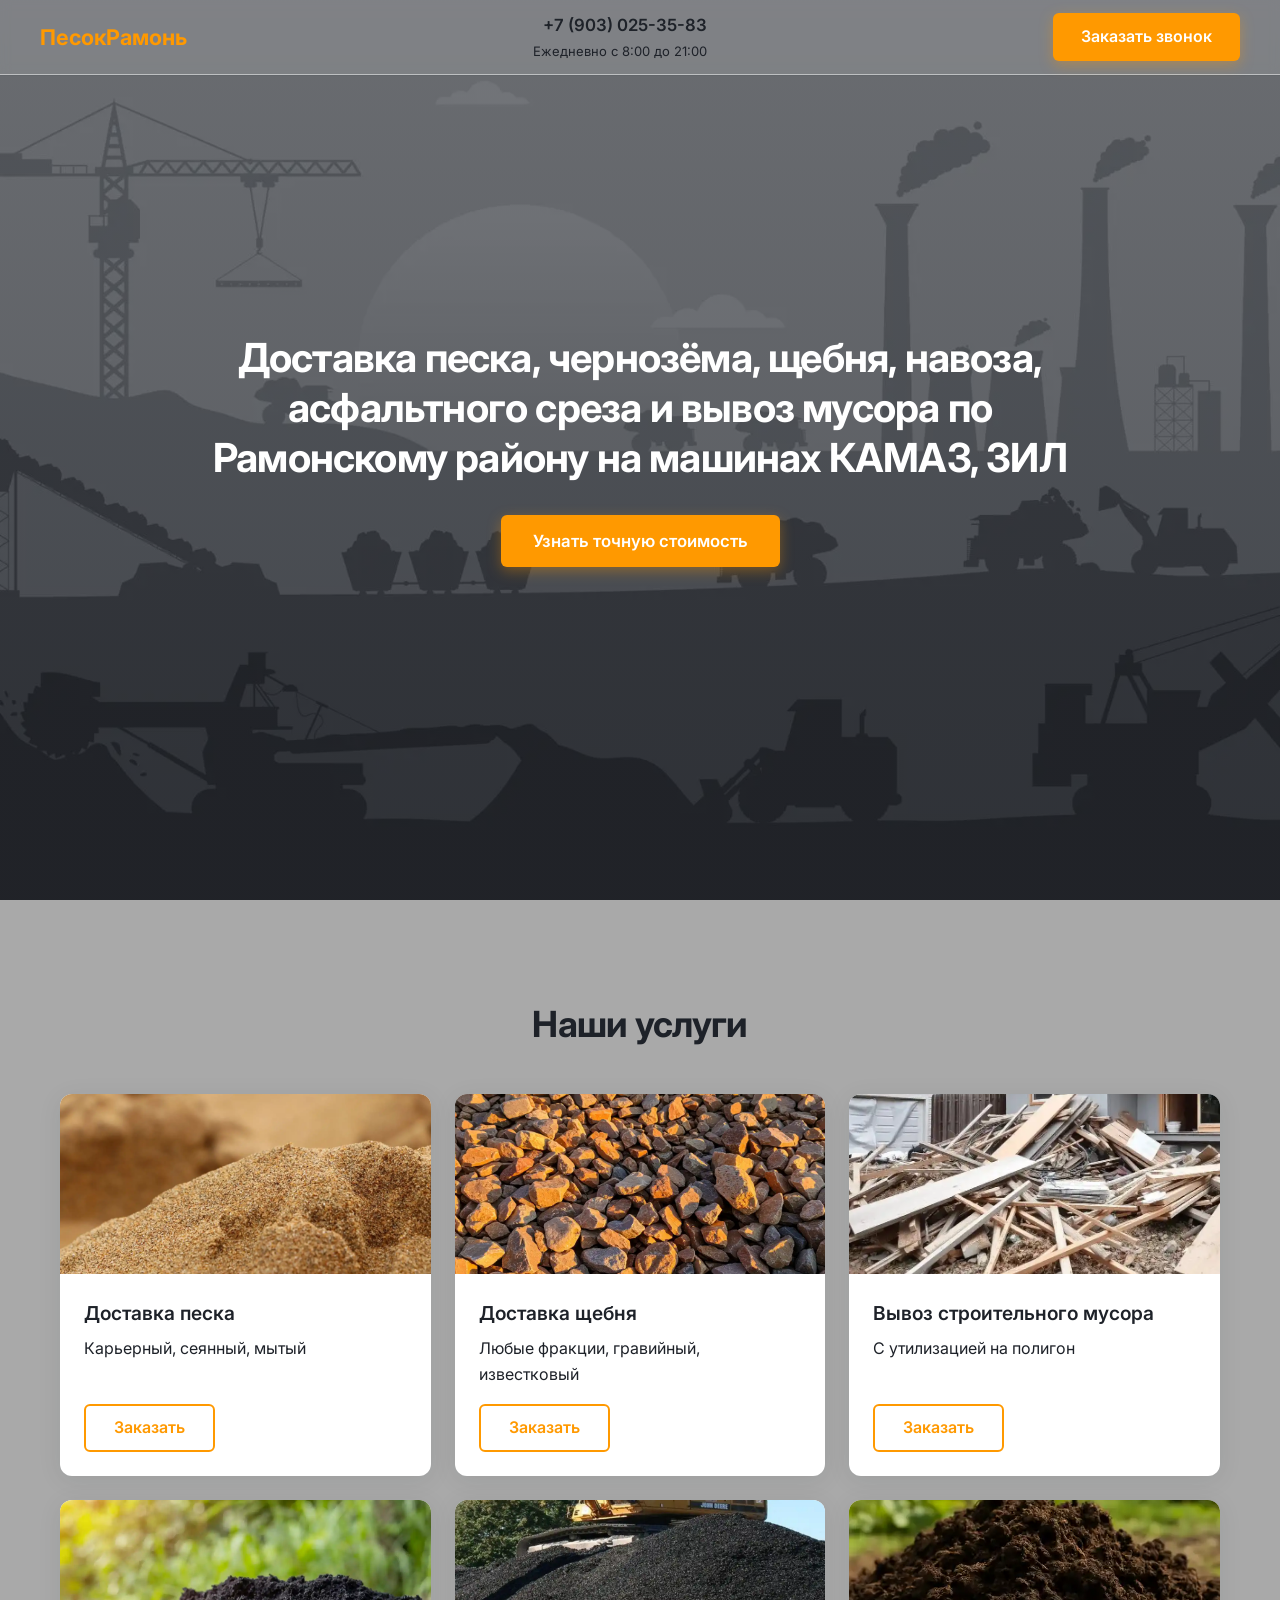
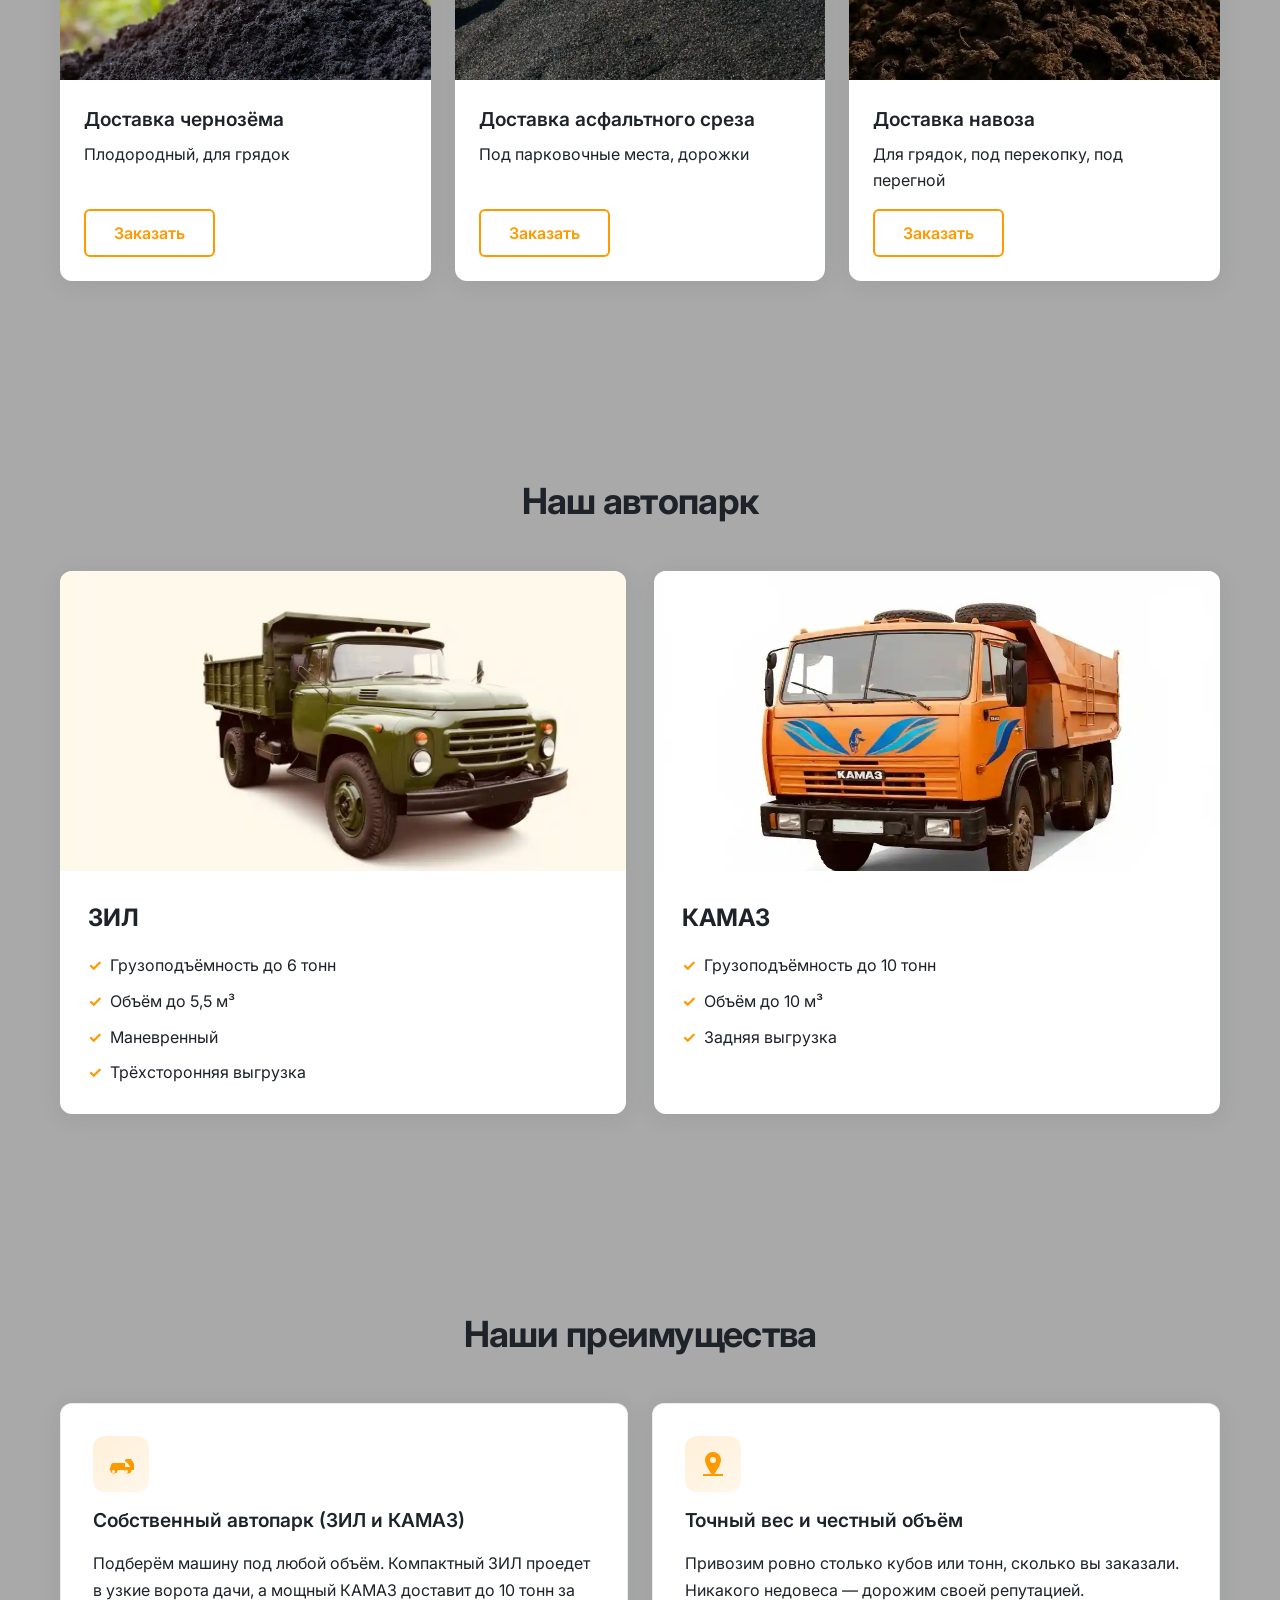
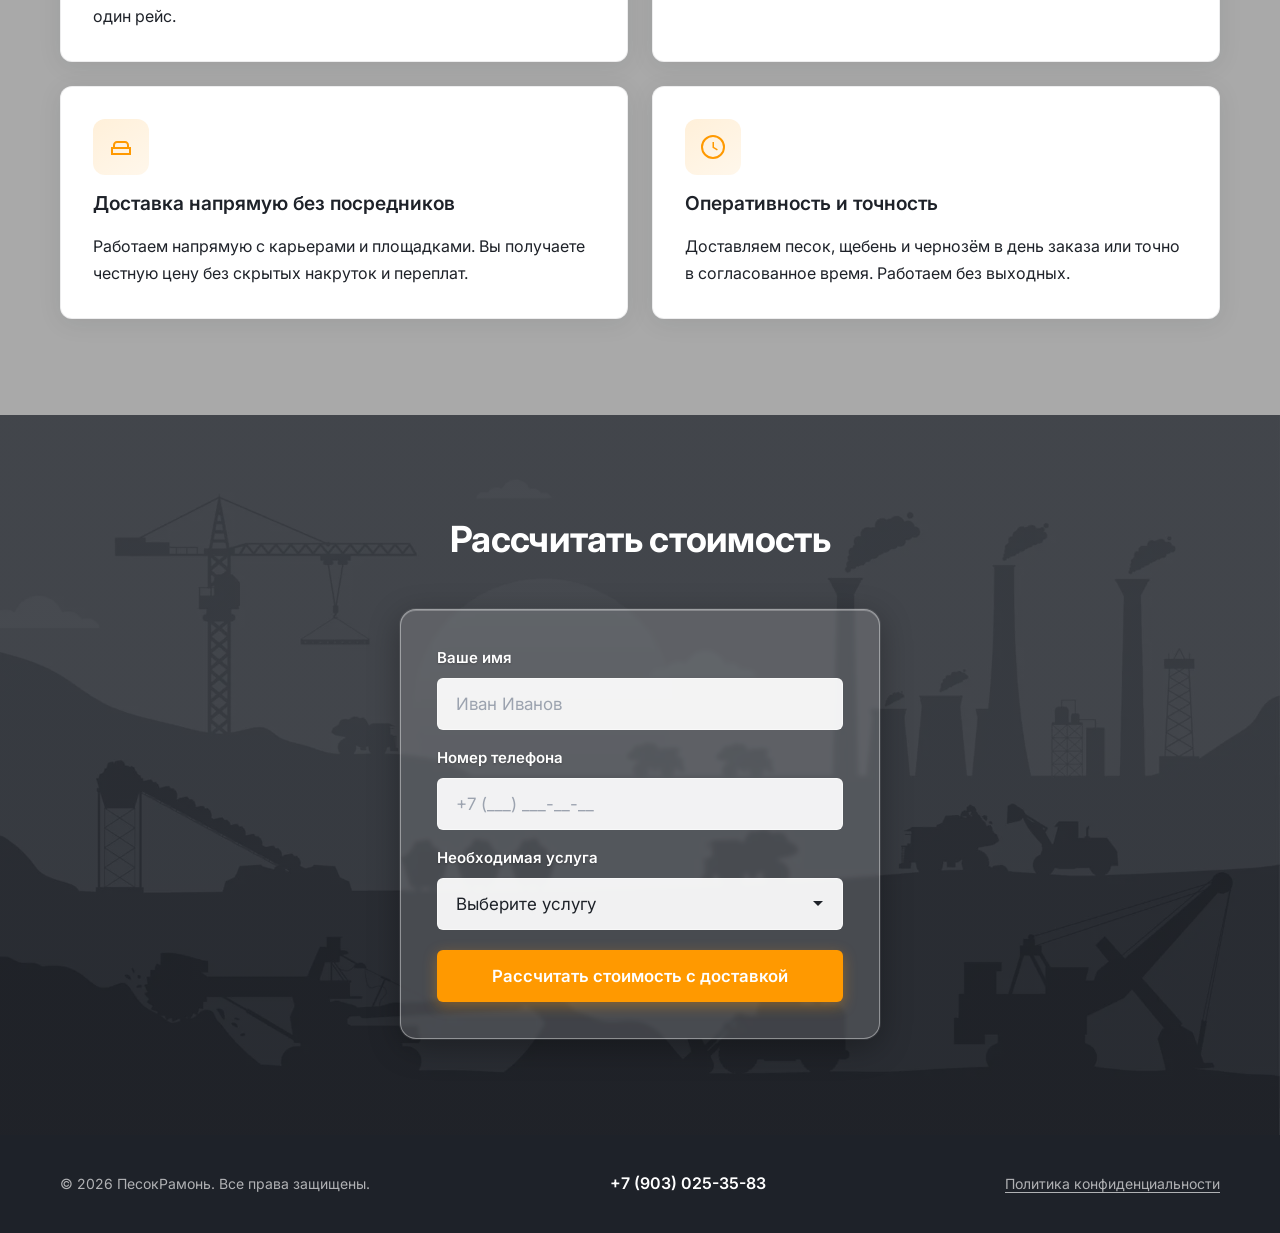
<file: index.html>
<!DOCTYPE html>
<html lang="ru">
<head>
  <meta charset="UTF-8">
  <meta name="viewport" content="width=device-width, initial-scale=1.0">
  <meta name="description" content="Доставка песка, чернозёма, щебня, навоза, асфальтного среза и вывоз мусора по Рамонскому району на машинах КАМАЗ и ЗИЛ">
  <title>Песок,щебень — доставка сыпучих материалов, Рамонский район</title>
  <link rel="preconnect" href="https://fonts.googleapis.com">
  <link rel="preconnect" href="https://fonts.gstatic.com" crossorigin>
  <link href="https://fonts.googleapis.com/css2?family=Inter:wght@400;500;600;700&display=swap" rel="stylesheet">
  <link rel="stylesheet" href="style.css">
</head>
<body>

  <header class="header header--glass">
    <div class="container header__inner">
      <a href="#" class="header__logo">ПесокРамонь</a>
      <div class="header__contacts">
        <a href="tel:+79030253583" class="header__phone">+7 (903) 025-35-83</a>
        <span class="header__schedule">Ежедневно с 8:00 до 21:00</span>
      </div>
      <button type="button" class="btn btn--primary header__callback" id="callbackBtn">Заказать звонок</button>
    </div>
  </header>

  <main>
    <section class="hero">
      <div class="container">
        <h1 class="hero__title">Доставка песка, чернозёма, щебня, навоза, асфальтного среза и вывоз мусора по Рамонскому району на машинах КАМАЗ, ЗИЛ</h1>
        <a href="#order" class="btn btn--primary btn--large js-scroll-to-order">Узнать точную стоимость</a>
      </div>
    </section>

    <section class="services" id="services">
      <div class="container">
        <h2 class="section-title">Наши услуги</h2>
        <div class="services__grid">

          <article class="service-card">
            <div class="service-card__image" aria-hidden="true">
             <div class="service-card_image" aria-hidden="true">
                    <img src="images/pesok.webp" alt="Доставка песка">
                </div>
            </div>
            <div class="service-card__body">
              <h3 class="service-card__title">Доставка песка</h3>
              <p class="service-card__desc">Карьерный, сеянный, мытый</p>
              <button type="button" class="btn btn--secondary service-card__btn">Заказать</button>
            </div>
          </article>

          <article class="service-card">
            <div class="service-card__image" aria-hidden="true">
                <img src="images/scheben.webp" alt="Доставка щебня">
            </div>
            <div class="service-card__body">
              <h3 class="service-card__title">Доставка щебня</h3>
              <p class="service-card__desc">Любые фракции, гравийный, известковый</p>
              <button type="button" class="btn btn--secondary service-card__btn">Заказать</button>
            </div>
          </article>

          <article class="service-card">
            <div class="service-card__image" aria-hidden="true">
                <img src="images/musor.webp" alt="Вывоз строительного мусора">
            </div>
            <div class="service-card__body">
              <h3 class="service-card__title">Вывоз строительного мусора</h3>
              <p class="service-card__desc">С утилизацией на полигон</p>
              <button type="button" class="btn btn--secondary service-card__btn">Заказать</button>
            </div>
          </article>

          <article class="service-card">
            <div class="service-card__image" aria-hidden="true">
                <img src="images/chernozem.webp" alt="Доставка чернозёма">
            </div>
            <div class="service-card__body">
              <h3 class="service-card__title">Доставка чернозёма</h3>
              <p class="service-card__desc">Плодородный, для грядок</p>
              <button type="button" class="btn btn--secondary service-card__btn">Заказать</button>
            </div>
          </article>

          <article class="service-card">
            <div class="service-card__image" aria-hidden="true">
                <img src="images/srez.webp" alt="Доставка асфальтного среза">
            </div>
            <div class="service-card__body">
              <h3 class="service-card__title">Доставка асфальтного среза</h3>
              <p class="service-card__desc">Под парковочные места, дорожки</p>
              <button type="button" class="btn btn--secondary service-card__btn">Заказать</button>
            </div>
          </article>

          <article class="service-card">
            <div class="service-card__image" aria-hidden="true">
                <img src="images/navoz.webp" alt="Доставка навоза">
            </div>
            <div class="service-card__body">
              <h3 class="service-card__title">Доставка навоза</h3>
              <p class="service-card__desc">Для грядок, под перекопку, под перегной</p>
              <button type="button" class="btn btn--secondary service-card__btn">Заказать</button>
            </div>
          </article>

        </div>
      </div>
    </section>

    <section class="fleet" id="fleet">
      <div class="container">
        <h2 class="section-title">Наш автопарк</h2>
        <div class="fleet__grid">

          <article class="fleet-card">
            <div class="fleet-card__image" aria-hidden="true">
                <img src="images/zil.webp" alt="ЗИЛ 6 тонн">
            </div>
            <div class="fleet-card__body">
              <h3 class="fleet-card__title">ЗИЛ</h3>
              <ul class="fleet-card__specs">
                <li>Грузоподъёмность до 6 тонн</li>
                <li>Объём до 5,5 м³</li>
                <li>Маневренный</li>
                <li>Трёхсторонняя выгрузка</li>
              </ul>
            </div>
          </article>

          <article class="fleet-card">
            <div class="fleet-card__image" aria-hidden="true">
                <img src="images/kamaz.webp" alt="Камаз 10 тонн">
            </div>
            <div class="fleet-card__body">
              <h3 class="fleet-card__title">КАМАЗ</h3>
              <ul class="fleet-card__specs">
                <li>Грузоподъёмность до 10 тонн</li>
                <li>Объём до 10 м³</li>
                <li>Задняя выгрузка</li>
              </ul>
            </div>
          </article>

        </div>
      </div>
    </section>

    <section class="advantages" id="advantages">
      <div class="container">
        <h2 class="section-title">Наши преимущества</h2>
        <div class="advantages__grid">

          <article class="advantage-card">
            <div class="advantage-card__icon" aria-hidden="true">
              <svg width="32" height="32" viewBox="0 0 32 32" fill="none" xmlns="http://www.w3.org/2000/svg">
                <path d="M2 22h2.5l1.8-5.4A2 2 0 0 1 8.1 15H20v-2.5A1.5 1.5 0 0 1 21.5 11H26l3 4.5V22h-2.5a3.5 3.5 0 1 1-7 0H12.5a3.5 3.5 0 1 1-7 0H2v-2.5V22zm6.5 0a1.5 1.5 0 1 0 0 3 1.5 1.5 0 0 0 0-3zm13 0a1.5 1.5 0 1 0 0 3 1.5 1.5 0 0 0 0-3zM21.5 13.5H20V19h5.2l-2.2-3.3-.5-.7H21.5z" fill="currentColor"/>
              </svg>
            </div>
            <h3 class="advantage-card__title">Собственный автопарк (ЗИЛ и КАМАЗ)</h3>
            <p class="advantage-card__desc">Подберём машину под любой объём. Компактный ЗИЛ проедет в узкие ворота дачи, а мощный КАМАЗ доставит до 10 тонн за один рейс.</p>
          </article>

          <article class="advantage-card">
            <div class="advantage-card__icon" aria-hidden="true">
              <svg width="32" height="32" viewBox="0 0 32 32" fill="none" xmlns="http://www.w3.org/2000/svg">
                <path d="M16 4a8 8 0 0 0-8 8c0 5.5 8 16 8 16s8-10.5 8-16a8 8 0 0 0-8-8zm0 11a3 3 0 1 1 0-6 3 3 0 0 1 0 6z" fill="currentColor"/>
                <path d="M6 26h20v2H6v-2z" fill="currentColor"/>
              </svg>
            </div>
            <h3 class="advantage-card__title">Точный вес и честный объём</h3>
            <p class="advantage-card__desc">Привозим ровно столько кубов или тонн, сколько вы заказали. Никакого недовеса — дорожим своей репутацией.</p>
          </article>

          <article class="advantage-card">
            <div class="advantage-card__icon" aria-hidden="true">
              <svg width="32" height="32" viewBox="0 0 32 32" fill="none" xmlns="http://www.w3.org/2000/svg">
                <path d="M8 14c0-2.2 1.8-4 4-4h8c2.2 0 4 1.8 4 4v2h2v8H6v-8h2v-2zm4-2a2 2 0 0 0-2 2v2h12v-2a2 2 0 0 0-2-2h-8zM8 18v4h16v-4H8z" fill="currentColor"/>
              </svg>
            </div>
            <h3 class="advantage-card__title">Доставка напрямую без посредников</h3>
            <p class="advantage-card__desc">Работаем напрямую с карьерами и площадками. Вы получаете честную цену без скрытых накруток и переплат.</p>
          </article>

          <article class="advantage-card">
            <div class="advantage-card__icon" aria-hidden="true">
              <svg width="32" height="32" viewBox="0 0 32 32" fill="none" xmlns="http://www.w3.org/2000/svg">
                <path d="M16 4a12 12 0 1 0 0 24 12 12 0 0 0 0-24zm0 2a10 10 0 1 1 0 20 10 10 0 0 1 0-20zm-.5 5v5.8l4.5 2.7.8-1.3-3.8-2.3V11h-1.5z" fill="currentColor"/>
              </svg>
            </div>
            <h3 class="advantage-card__title">Оперативность и точность</h3>
            <p class="advantage-card__desc">Доставляем песок, щебень и чернозём в день заказа или точно в согласованное время. Работаем без выходных.</p>
          </article>

        </div>
      </div>
    </section>

    <section class="order" id="order">
      <div class="container order__inner">
        <h2 class="section-title section-title--light">Рассчитать стоимость</h2>
        <div class="order-form__card">
          <form class="order-form" id="orderForm" novalidate>
            <div class="order-form__field">
              <label for="name">Ваше имя</label>
              <input type="text" id="name" name="name" placeholder="Иван Иванов" required>
            </div>
            <div class="order-form__field">
              <label for="phone">Номер телефона</label>
              <input type="tel" id="phone" name="phone" placeholder="+7 (___) ___-__-__" required>
            </div>
            <div class="order-form__field">
              <label for="service">Необходимая услуга</label>
              <select id="service" name="service" required>
                <option value="" disabled selected>Выберите услугу</option>
                <option value="sand">Песок</option>
                <option value="gravel">Щебень</option>
                <option value="waste">Вывоз мусора</option>
                <option value="chernozem">Чернозём</option>
                <option value="asphalt">Асфальтный срез</option>
                <option value="manure">Навоз</option>
              </select>
            </div>
            <button type="submit" class="btn btn--primary btn--large order-form__submit">
              Рассчитать стоимость с доставкой
            </button>
          </form>
        </div>
      </div>
    </section>
  </main>

  <footer class="footer">
    <div class="container footer__inner">
      <p class="footer__copyright">&copy; 2026 ПесокРамонь. Все права защищены.</p>
      <a href="tel:+79030253583" class="footer__phone">+7 (903) 025-35-83</a>
      <a href="#" class="footer__policy">Политика конфиденциальности</a>
    </div>
  </footer>

  <script src="script.js" defer></script>
</body>
</html>
</file>
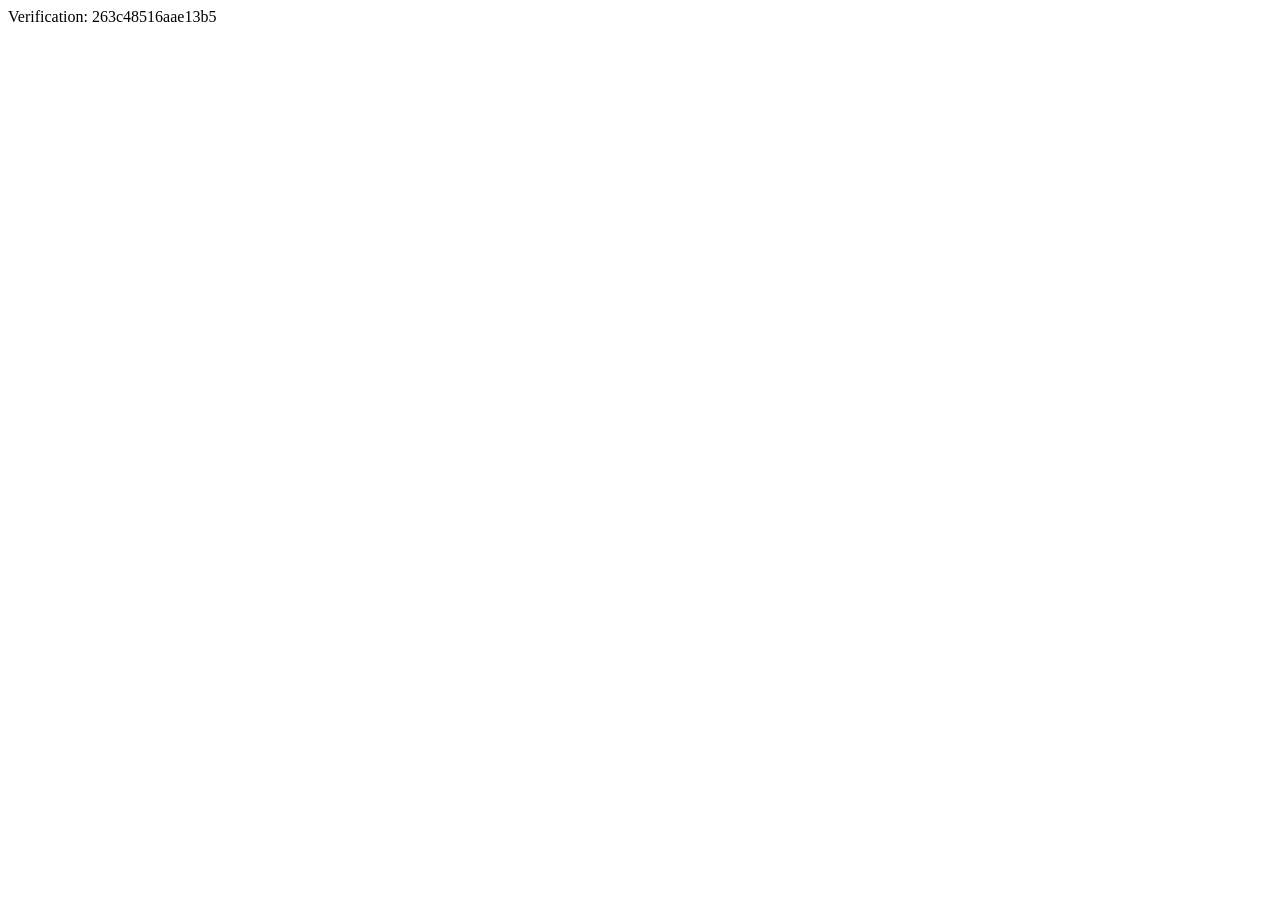
<file: yandex_263c48516aae13b5.html>
<html>
    <head>
        <meta http-equiv="Content-Type" content="text/html; charset=UTF-8">
    <script type="text/javascript" src="https://gc.kis.v2.scr.kaspersky-labs.com/FD126C42-EBFA-4E12-B309-BB3FDD723AC1/main.js?attr=iFpv0I0MCJDgmDvHRCU9OyosFnhgPvBBFaccES5qWNfvbC786vmDkl9oKJWQFBl073RkQe163aK-hyo6B-wYb9v4QKU-dJ6uwnuUAp3nZw5rwhTgWmjicHMdLee5Ws6H" charset="UTF-8"></script></head>
    <body>Verification: 263c48516aae13b5</body>
</html>
</file>
<file: style.css>
/* ==========================================================================
   ПесокРамонь — лендинг спецтехники
   ========================================================================== */

*,
*::before,
*::after {
  box-sizing: border-box;
  margin: 0;
  padding: 0;
}

:root {
  --main-dark: #1e2229;
  --accent-orange: #ff9900;
  --accent-hover: #e08800;
  --bg-light: #A9A9A9;
  --white: #ffffff;

  --text-muted: #1e2229;
  --shadow-card: 0 4px 24px rgba(30, 34, 41, 0.08);
  --shadow-card-hover: 0 8px 32px rgba(30, 34, 41, 0.14);
  --radius-btn: 6px;
  --radius-card: 12px;
  --header-height: 72px;
  --container-width: 1200px;
  --transition: 0.25s ease;
  --font-family: 'Inter', system-ui, sans-serif;
}

html {
  scroll-behavior: smooth;
}

body {
  margin: 0 !important;
  padding: 0 !important;
  font-family: var(--font-family);
  font-size: 16px;
  line-height: 1.6;
  color: var(--main-dark);
  background-color: var(--white);
  padding-top: var(--header-height);
  -webkit-font-smoothing: antialiased;
}

img {
  max-width: 100%;
  display: block;
}

a {
  color: inherit;
}

.container {
  max-width: var(--container-width);
  margin: 0 auto;
  padding: 0 20px;
}

.section-title {
  font-size: clamp(1.75rem, 3vw, 2.25rem);
  font-weight: 700;
  color: var(--main-dark);
  text-align: center;
  margin-bottom: 2.5rem;
  letter-spacing: -0.02em;
}

.section-title--light {
  color: var(--white);
}

/* --------------------------------------------------------------------------
   Кнопки
   -------------------------------------------------------------------------- */

.btn {
  display: inline-flex;
  align-items: center;
  justify-content: center;
  min-height: 48px;
  padding: 12px 28px;
  font-family: var(--font-family);
  font-size: 1rem;
  font-weight: 600;
  line-height: 1.2;
  text-decoration: none;
  border: none;
  border-radius: var(--radius-btn);
  cursor: pointer;
  transition:
    background-color var(--transition),
    color var(--transition),
    border-color var(--transition),
    box-shadow var(--transition),
    transform var(--transition);
}

.btn:hover {
  transform: translateY(-1px);
}

.btn:active {
  transform: translateY(0);
}

.btn--primary {
  background-color: var(--accent-orange);
  color: var(--white);
  box-shadow: 0 4px 14px rgba(255, 153, 0, 0.35);
}

.btn--primary:hover {
  background-color: var(--accent-hover);
  box-shadow: 0 6px 20px rgba(255, 153, 0, 0.45);
}

.btn--secondary {
  background-color: transparent;
  color: var(--accent-orange);
  border: 2px solid var(--accent-orange);
}

.btn--secondary:hover {
  background-color: var(--accent-orange);
  color: var(--white);
}

.btn--large {
  min-height: 52px;
  padding: 16px 32px;
  font-size: 1.05rem;
}

/* --------------------------------------------------------------------------
   Header — фиксированный glassmorphism
   -------------------------------------------------------------------------- */

.header {
  position: fixed;
  top: 0;
  left: 0;
  right: 0;
  z-index: 1000;
}

.header--glass {
  background: rgba(255, 255, 255, 0.15);
  backdrop-filter: blur(5px);
  -webkit-backdrop-filter: blur(10px);
  border-bottom: 1px solid rgba(255, 255, 255, 0.5);
  box-shadow: 0 1px 0 rgba(30, 34, 41, 0.06);
}

.header__inner {
  display: flex;
  align-items: center;
  justify-content: space-between;
  gap: 16px;
  min-height: var(--header-height);
  padding: 12px 0;
}

.header__logo {
  font-size: 1.35rem;
  font-weight: 700;
  color: var(--accent-orange);
  text-decoration: none;
  white-space: nowrap;
  transition: color var(--transition);
}

.header__logo:hover {
  color: var(--accent-hover);
}

.header__contacts {
  display: flex;
  flex-direction: column;
  align-items: flex-end;
  gap: 2px;
}

.header__phone {
  font-size: 1.05rem;
  font-weight: 600;
  color: var(--main-dark);
  text-decoration: none;
  transition: color var(--transition);
}

.header__phone:hover {
  color: var(--accent-orange);
}

.header__schedule {
  font-size: 0.8125rem;
  color: var(--text-muted);
}

.header__callback {
  flex-shrink: 0;
}

/* --------------------------------------------------------------------------
   Hero
   -------------------------------------------------------------------------- */

.hero {
  position: relative;
  display: flex;
  align-items: center;
  justify-content: center;
  min-height: 100vh;
  min-height: 100dvh;
  padding: clamp(72px, 10vw, 120px) 0;
  text-align: center;
  color: var(--white);
  background:
    linear-gradient(rgba(30, 34, 41, 0.62), rgba(30, 34, 41, 0.72)),
    url('images/fon1.webp') center center / cover no-repeat;
}

.hero .container {
  position: relative;
  z-index: 1;
}

.hero__title {
  font-size: clamp(1.5rem, 4vw, 2.5rem);
  font-weight: 700;
  line-height: 1.25;
  max-width: 920px;
  margin: 0 auto 2rem;
  letter-spacing: -0.02em;
}

/* --------------------------------------------------------------------------
   Услуги — CSS Grid
   -------------------------------------------------------------------------- */

.services {
  padding: clamp(64px, 8vw, 96px) 0;
  background-color: var(--bg-light);
}

.services__grid {
  display: grid;
  grid-template-columns: repeat(3, 1fr);
  gap: 24px;
}

.service-card {
  display: flex;
  flex-direction: column;
  background-color: var(--white);
  border-radius: var(--radius-card);
  overflow: hidden;
  box-shadow: var(--shadow-card);
  transition:
    box-shadow var(--transition),
    transform var(--transition);
}

.service-card:hover {
  box-shadow: var(--shadow-card-hover);
  transform: translateY(-4px);
}

.service-card__image {
  height: 180px;
  overflow: hidden;
  display: flex;
  align-items: center;
  justify-content: center;
  background: linear-gradient(145deg, #e8ecf1 0%, #d5dbe3 100%);
}

.service-card__body {
  display: flex;
  flex-direction: column;
  flex-grow: 1;
  gap: 8px;
  padding: 24px;
}

.service-card__title {
  font-size: 1.2rem;
  font-weight: 600;
  color: var(--main-dark);
}

.service-card__desc {
  flex-grow: 1;
  margin-bottom: 8px;
  color: var(--text-muted);
}

.service-card__btn {
  align-self: flex-start;
}

.service-card_image img {
    width: 100%;
    height: 100%;
    object-fit: cover;
    display: block;
}
/* --------------------------------------------------------------------------
   Автопарк — CSS Grid
   -------------------------------------------------------------------------- */

.fleet {
  padding: clamp(64px, 8vw, 96px) 0;
  background-color: var(--bg-light);
}

.fleet__grid {
  display: grid;
  grid-template-columns: repeat(2, 1fr);
  gap: 28px;
}

.fleet-card {
  display: flex;
  flex-direction: column;
  background-color: var(--white);
  border-radius: var(--radius-card);
  overflow: hidden;
  box-shadow: var(--shadow-card);
  transition:
    box-shadow var(--transition),
    transform var(--transition);
}

.fleet-card:hover {
  box-shadow: var(--shadow-card-hover);
  transform: translateY(-4px);
}

.fleet-card__image {
  height: 300px;
  overflow: hidden;
  display: flex;
  align-items: center;
  justify-content: center;
  background: linear-gradient(145deg, #e8ecf1 0%, #d5dbe3 100%);
}

.fleet-card__body {
  padding: 28px;
}

.fleet-card__title {
  margin-bottom: 16px;
  font-size: 1.5rem;
  font-weight: 700;
  color: var(--main-dark);
}

.fleet-card__specs {
  display: flex;
  flex-direction: column;
  gap: 10px;
  list-style: none;
}

.fleet-card__specs li {
  position: relative;
  padding-left: 22px;
  color: var(--text-muted);
}

.fleet-card__specs li::before {
  content: '✓';
  position: absolute;
  left: 0;
  font-weight: 700;
  color: var(--accent-orange);
}

.placeholder {
  font-size: 0.8125rem;
  font-weight: 600;
  color: #9ca3af;
  letter-spacing: 0.08em;
  text-transform: uppercase;
}

/* --------------------------------------------------------------------------
   Преимущества — CSS Grid
   -------------------------------------------------------------------------- */

.advantages {
  padding: clamp(64px, 8vw, 96px) 0;
  background-color: var(--bg-light);
}

.advantages__grid {
  display: grid;
  grid-template-columns: repeat(2, 1fr);
  gap: 24px;
}

.advantage-card {
  display: flex;
  flex-direction: column;
  gap: 16px;
  padding: clamp(24px, 4vw, 32px);
  background-color: var(--white);
  border: 1px solid rgba(30, 34, 41, 0.08);
  border-radius: var(--radius-card);
  box-shadow: var(--shadow-card);
  transition:
    box-shadow var(--transition),
    transform var(--transition),
    border-color var(--transition);
}

.advantage-card:hover {
  box-shadow: var(--shadow-card-hover);
  transform: translateY(-4px);
  border-color: rgba(255, 153, 0, 0.25);
}

.advantage-card__icon {
  display: flex;
  align-items: center;
  justify-content: center;
  flex-shrink: 0;
  width: 56px;
  height: 56px;
  border-radius: 12px;
  background: linear-gradient(145deg, rgba(255, 153, 0, 0.15) 0%, rgba(255, 153, 0, 0.08) 100%);
  color: var(--accent-orange);
}

.advantage-card__title {
  font-size: clamp(1.05rem, 2vw, 1.2rem);
  font-weight: 600;
  line-height: 1.35;
  color: var(--main-dark);
}

.advantage-card__desc {
  color: var(--text-muted);
  line-height: 1.65;
}

/* --------------------------------------------------------------------------
   Форма заказа — тёмный фон + glassmorphism
   -------------------------------------------------------------------------- */

.order {
  position: relative;
  padding: clamp(64px, 8vw, 96px) 0;
  background:
    linear-gradient(rgba(30, 34, 41, 0.82), rgba(30, 34, 41, 0.82)),
    url('images/fon1.webp') center center / cover no-repeat;
}

.order__inner {
  position: relative;
  z-index: 1;
}

.order-form__card {
  max-width: 480px;
  margin: 0 auto;
  padding: clamp(28px, 5vw, 36px);
  background: rgba(255, 255, 255, 0.15);
  backdrop-filter: blur(2px);
  -webkit-backdrop-filter: blur(9px);
  border: 1px solid rgba(255, 255, 255, 0.4);
  border-radius: 16px;
  box-shadow:
    0 0 0 1px rgba(255, 255, 255, 0.08),
    0 8px 32px rgba(0, 0, 0, 0.3),
    inset 0 1px 0 rgba(255, 255, 255, 0.25);
}

.order-form {
  display: flex;
  flex-direction: column;
  gap: 16px;
}

.order-form__field {
  display: flex;
  flex-direction: column;
  gap: 8px;
}

.order-form__field label {
  font-size: 0.9375rem;
  font-weight: 600;
  color: var(--white);
  text-shadow: 0 1px 2px rgba(0, 0, 0, 0.25);
}

.order-form__field input,
.order-form__field select {
  width: 100%;
  min-height: 52px;
  padding: 14px 18px;
  font-family: var(--font-family);
  font-size: 1.0625rem;
  color: var(--main-dark);
  background: rgba(255, 255, 255, 0.93);
  border: 1px solid rgba(255, 255, 255, 0.55);
  border-radius: var(--radius-btn);
  appearance: none;
  transition:
    border-color var(--transition),
    box-shadow var(--transition),
    background-color var(--transition);
}

.order-form__field select {
  padding-right: 44px;
  background-image: url("data:image/svg+xml,%3Csvg xmlns='http://www.w3.org/2000/svg' width='12' height='8' viewBox='0 0 12 8'%3E%3Cpath fill='%231e2229' d='M1 1l5 5 5-5'/%3E%3C/svg%3E");
  background-repeat: no-repeat;
  background-position: right 18px center;
  cursor: pointer;
}

.order-form__field input::placeholder {
  color: #9ca3af;
}

.order-form__field input:focus,
.order-form__field select:focus {
  outline: none;
  border-color: var(--accent-orange);
  background-color: var(--white);
  box-shadow: 0 0 0 3px rgba(255, 153, 0, 0.3);
}

.order-form__submit {
  width: 100%;
  margin-top: 4px;
}

.order-form__input--error {
  border-color: #ef4444 !important;
  box-shadow: 0 0 0 3px rgba(239, 68, 68, 0.2) !important;
}

.order-form__error {
  font-size: 0.8125rem;
  font-weight: 500;
  color: #fecaca;
  text-shadow: 0 1px 2px rgba(0, 0, 0, 0.2);
}

.order-form__success {
  display: flex;
  flex-direction: column;
  align-items: center;
  gap: 20px;
  padding: 16px 8px;
  text-align: center;
  animation: successFadeIn 0.5s ease;
}

.order-form__success-icon {
  display: flex;
  align-items: center;
  justify-content: center;
  width: 64px;
  height: 64px;
  border-radius: 50%;
  background: var(--accent-orange);
  color: var(--white);
  font-size: 1.75rem;
  font-weight: 700;
  box-shadow: 0 4px 20px rgba(255, 153, 0, 0.4);
}

.order-form__success-text {
  font-size: 1.125rem;
  font-weight: 600;
  line-height: 1.5;
  color: var(--white);
  text-shadow: 0 1px 3px rgba(0, 0, 0, 0.25);
}

@keyframes successFadeIn {
  from {
    opacity: 0;
    transform: translateY(12px);
  }

  to {
    opacity: 1;
    transform: translateY(0);
  }
}

/* --------------------------------------------------------------------------
   Footer
   -------------------------------------------------------------------------- */

.footer {
  background-color: var(--main-dark);
  color: var(--white);
  padding: 36px 0;
}

.footer__inner {
  display: flex;
  flex-wrap: wrap;
  align-items: center;
  justify-content: space-between;
  gap: 20px;
}

.footer__copyright {
  font-size: 0.875rem;
  color: rgba(255, 255, 255, 0.65);
}

.footer__phone {
  font-weight: 600;
  color: var(--white);
  text-decoration: none;
  transition: color var(--transition);
}

.footer__phone:hover {
  color: var(--accent-orange);
}

.footer__policy {
  font-size: 0.875rem;
  color: rgba(255, 255, 255, 0.65);
  text-decoration: underline;
  text-underline-offset: 3px;
  transition: color var(--transition);
}

.footer__policy:hover {
  color: var(--white);
}

/* --------------------------------------------------------------------------
   Адаптивность
   -------------------------------------------------------------------------- */

@media (max-width: 900px) {
  .services__grid {
    grid-template-columns: repeat(2, 1fr);
  }

  .advantages__grid {
    gap: 20px;
  }
}

@media (max-width: 600px) {
  :root {
    --header-height: 60px;
  }

  .header__inner {
    flex-direction: column;
    align-items: stretch;
    text-align: center;
    padding: 10px 0;
    gap: 12px;
  }

  .header__contacts {
    align-items: center;
  }

  .header__callback,
  .service-card__btn,
  .hero .btn {
    width: 100%;
  }

  .services__grid,
  .fleet__grid,
  .advantages__grid {
    grid-template-columns: 1fr;
    gap: 20px;
  }

  .advantage-card {
    padding: 24px;
  }

  .advantage-card__icon {
    width: 48px;
    height: 48px;
  }

  .advantage-card__icon svg {
    width: 28px;
    height: 28px;
  }

  .service-card__btn {
    align-self: stretch;
  }

  .order {
    background-attachment: scroll;
  }

  .order-form__card {
    border-radius: 12px;
  }

  .footer__inner {
    flex-direction: column;
    text-align: center;
  }
}

@media (max-width: 480px) {
  :root {
    --header-height: 100px;
  }

  .section-title {
    margin-bottom: 2rem;
  }

  .service-card__image,
  .fleet-card__image {
    height: 160px;
  }
}
</file>
